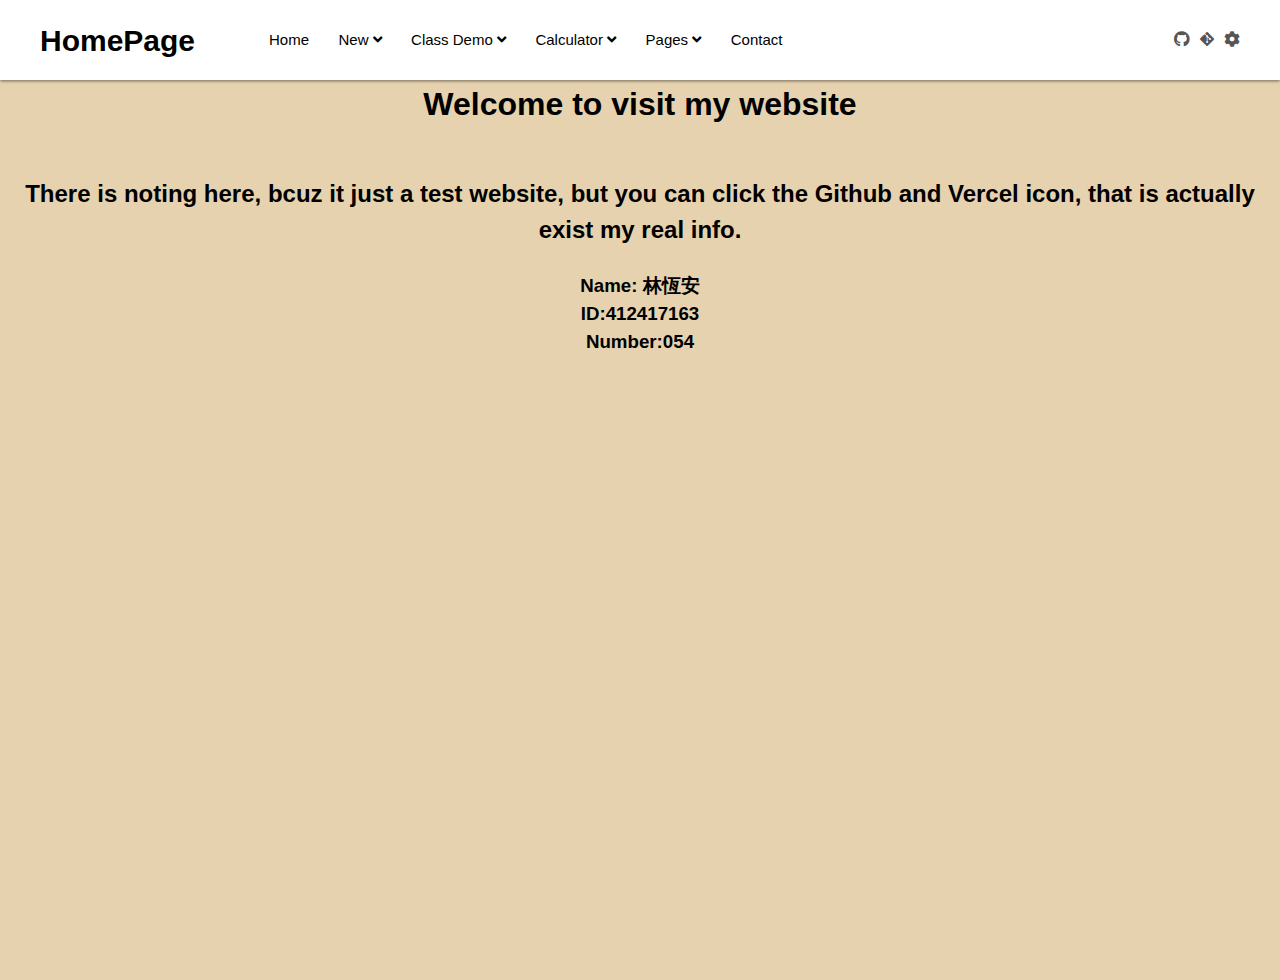
<file: index.html>
<!DOCTYPE html>
<html>
  <head>
    <title>Website</title>
    <meta name="viewport" content="width=device-width, initial-scale=1" />
    <link rel="stylesheet" type="text/css" href="./css/font-awesome.css" />
    <link rel="stylesheet" type="text/css" href="./css/style_index.css" />
  </head>
  <body>
    <!-- header start -->
    <header class="header">
      <div class="container">
        <div class="row v-center">
          <div class="header-item item-left">
            <div class="logo">
              <a href="index.html">HomePage</a>
            </div>
          </div>
          <!-- menu start here -->
          <div class="header-item item-center">
            <div class="menu-overlay"></div>
            <nav class="menu">
              <div class="mobile-menu-head">
                <div class="go-back"><i class="fa fa-angle-left"></i></div>
                <div class="current-menu-title"></div>
                <div class="mobile-menu-close">&times;</div>
              </div>
              <ul class="menu-main">
                <li>
                  <a href="index.html">Home</a>
                </li>
                <li class="menu-item-has-children">
                  <a href="#">New <i class="fa fa-angle-down"></i></a>
                  <div class="sub-menu mega-menu mega-menu-column-4">
                    <div class="list-item text-center">
                      <a href="#">
                        <img src="./img/p1.jpg" alt="new Product" />
                        <h4 class="title">Product 1</h4>
                      </a>
                    </div>
                    <div class="list-item text-center">
                      <a href="#">
                        <img src="./img/p2.jpg" alt="new Product" />
                        <h4 class="title">Product 2</h4>
                      </a>
                    </div>
                    <div class="list-item text-center">
                      <a href="#">
                        <img src="./img/p3.jpg" alt="new Product" />
                        <h4 class="title">Product 3</h4>
                      </a>
                    </div>
                    <div class="list-item text-center">
                      <a href="#">
                        <img src="./img/p4.jpg" alt="new Product" />
                        <h4 class="title">Product 4</h4>
                      </a>
                    </div>
                  </div>
                </li>
                <li class="menu-item-has-children">
                  <a href="#">Class Demo <i class="fa fa-angle-down"></i></a>
                  <div class="sub-menu mega-menu mega-menu-column-4">
                    <div class="list-item">
                      <h4 class="title">Demo 1</h4>
                      <!-- <ul>
                        <li>
                          <a href="#" onclick="showClassDemo('w1')"
                            >Calculator</a
                          >
                          <a href="#" onclick="showClassDemo('w1-md')">
                            (w1-md)
                          </a>
                        </li>
                        <li>
                          <a href="#" onclick="showClassDemo('w2')"
                            >TicTacToe</a
                          >
                          <a href="#" onclick="showClassDemo('w2-md')">
                            (w2-md)
                          </a>
                        </li>
                        <li>
                          <a href="#" onclick="showClassDemo('w3')">Review </a>
                          <a href="#" onclick="showClassDemo('w3-md')">
                            (w3-md)</a
                          >
                        </li>
                        <li>
                          <a href="#" onclick="showClassDemo('w4')">Menu-1 </a>
                          <a href="#" onclick="showClassDemo('w4-md')"
                            >(w4-md)</a
                          >
                        </li>
                        <li>
                          <a href="#" onclick="showClassDemo('w5-menu')"
                            >Menu-2
                          </a>
                          <a href="#" onclick="showClassDemo('w5-md')"
                            >(w5-md)</a
                          >
                        </li>
                        <li>
                          <a href="#" onclick="showClassDemo('w5-modal')"
                            >Modal
                          </a>
                          <a href="#" onclick="showClassDemo('w5-md')"
                            >(w5-md)</a
                          >
                        </li>
                        <li>
                          <a href="#" onclick="showClassDemo('w6-p3')"
                            >Temp. Convert
                          </a>
                          <a href="#" onclick="showClassDemo('w6-md')"
                            >(w6-md)</a
                          >
                        </li>
                      </ul> -->
                    </div>
                    <div class="list-item">
                      <h4 class="title">Demo 2</h4>
                      <!-- <ul>
                        <li>
                          <a href="#" onclick="showClassDemo('w9-p1')"
                            >P1 - BMI (console)
                          </a>
                          <a href="#" onclick="showClassDemo('w9-md')"
                            >(w9-md)</a
                          >
                        </li>
                        <li>
                          <a href="#" onclick="showClassDemo('w9-p2')"
                            >P2 - Counter</a
                          >
                          <a href="#" onclick="showClassDemo('w9-md')"
                            >(w9-md)</a
                          >
                        </li>
                        <li>
                          <a href="#" onclick="showClassDemo('w9-p3')"
                            >P3 - Tours</a
                          >
                          <a href="#" onclick="showClassDemo('w9-md')"
                            >(w9-md)</a
                          >
                        </li>
                      </ul> -->
                      <!-- <h4 class="title">Demo 3</h4> -->
                      <!-- <ul>
                        <li><a href="#">P1</a></li>
                        <li><a href="#">P2</a></li>
                        <li><a href="#">P3</a></li>
                        <li><a href="#">P4</a></li>
                      </ul> -->
                    </div>
                    <div class="list-item">
                      <h4 class="title">Demo 3</h4>
                      <!-- <ul>
                        <li><a href="#">(w11)</a></li>
                        <li><a href="#">(w12)</a></li>
                        <li><a href="#">(w13)</a></li>
                        <li><a href="#">(w14)</a></li>
                        <li><a href="#">(w15)</a></li>
                        <li><a href="#">(w16)</a></li>
                        <li><a href="#">(w17)</a></li>
                      </ul> -->
                    </div>
                    <div class="list-item">
                      <h4 class="title">Demo 4</h4>
                      <!-- <ul>
                        <li><a href="#">(w11)</a></li>
                        <li><a href="#">(w12)</a></li>
                        <li><a href="#">(w13)</a></li>
                        <li><a href="#">(w14)</a></li>
                        <li><a href="#">(w15)</a></li>
                        <li><a href="#">(w16)</a></li>
                        <li><a href="#">(w17)</a></li>
                      </ul> -->
                    </div>
                    <div class="list-item">
                      <!-- <img src="img/shop1.jpg" alt="shop" /> -->
                      <img src="./img/tku.jfif" alt="" />
                    </div>
                  </div>
                </li>
                <li class="menu-item-has-children">
                  <a href="#">Calculator <i class="fas fa-angle-down"></i></a>
                  <div class="sub-menu single-column-menu">
                    <ul>
                      <!-- <li><a href="#" onclick="showClassDemo('mid-p1')">mid-p1</a></li> -->
                      <li><a href="#" onclick="showClassDemo('mid-p2')">BMI Calculator</a></li>
                      <!-- <li><a href="#" onclick="showClassDemo('mid-p3')">mid-p3</a></li> -->
                      <!-- <li><a href="#"></a></li> -->
                    </ul>
                  </div>
                </li>
                <li class="menu-item-has-children">
                  <a href="#">Pages <i class="fas fa-angle-down"></i></a>
                  <div class="sub-menu single-column-menu">
                    <ul>
                      <li><a href="#">Login</a></li>
                      <li><a href="#">Register</a></li>
                      <li><a href="#">Faq</a></li>
                      <li><a href="#">404 Page</a></li>
                    </ul>
                  </div>
                </li>
                <li>
                  <a href="contact.html">Contact</a>
                </li>
              </ul>
            </nav>
          </div>
          <!-- menu end here -->
          <div class="header-item item-right">
            <a
              href="https://github.com/anan826"
              target="_blank"
              ><i class="fab fa-github"></i
            ></a>
            <a
              href="https://vercel.com/dashboard"
              target="_blank"
              ><i class="fab fa-git-alt"></i
            ></a>
            <a href="#"><i class="fas fa-cog"></i></a>
            <!-- mobile menu trigger -->
            <div class="mobile-menu-trigger">
              <span></span>
            </div>
          </div>
        </div>
      </div>
    </header>
    <!-- header end -->

    <!-- banner start -->
    <section class="banner-section">
        <h1>Welcome to visit my website</h1>
        <br>
        <br>
        <h2>There is noting here, bcuz it just a test website, but you can click the Github and Vercel icon, that is actually exist my real info.</h2>
        <br>
        <h3>Name: 林恆安 </h3>
        <h3>ID:412417163</h3>
        <h3>Number:054</h3>
    </section>
    <!-- banner end -->

    <script src="js/script_58.js"></script>
    <script src="./js/classdemo_58.js"></script>
  </body>
</html>
</file>
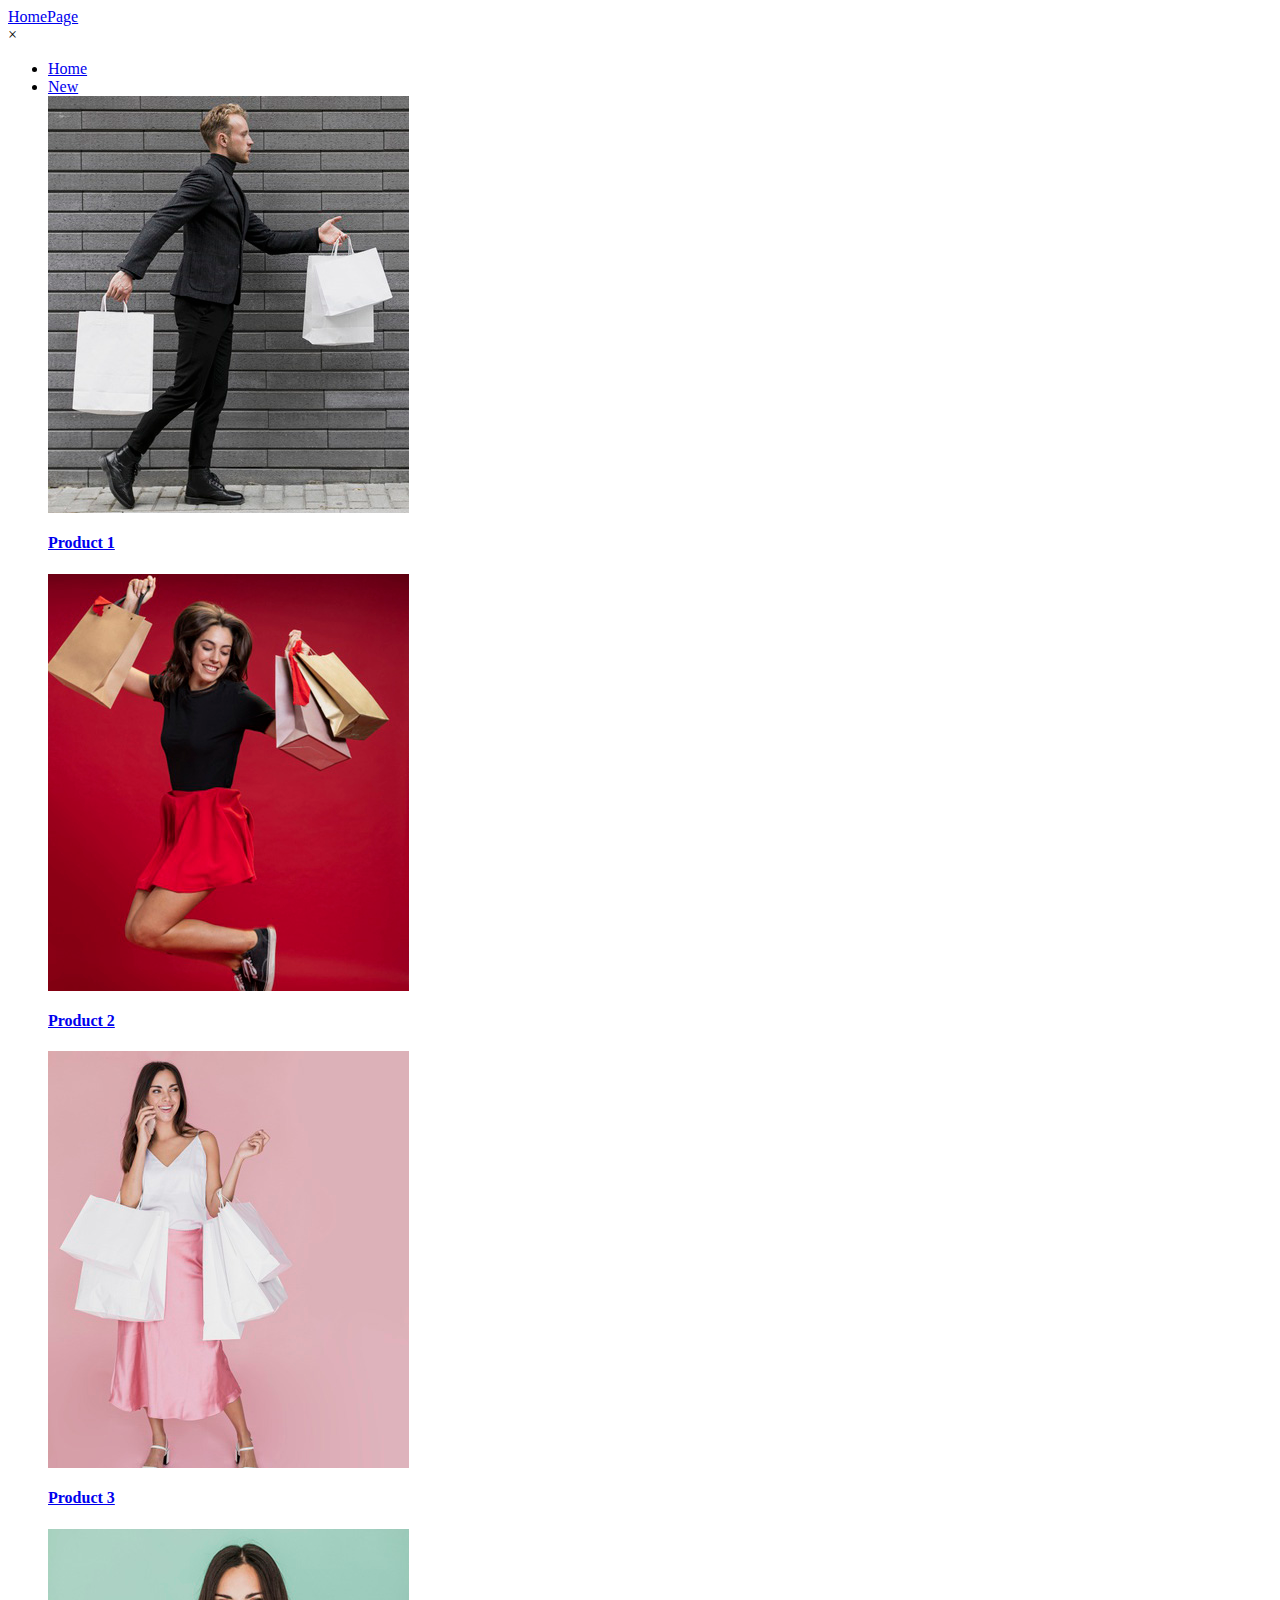
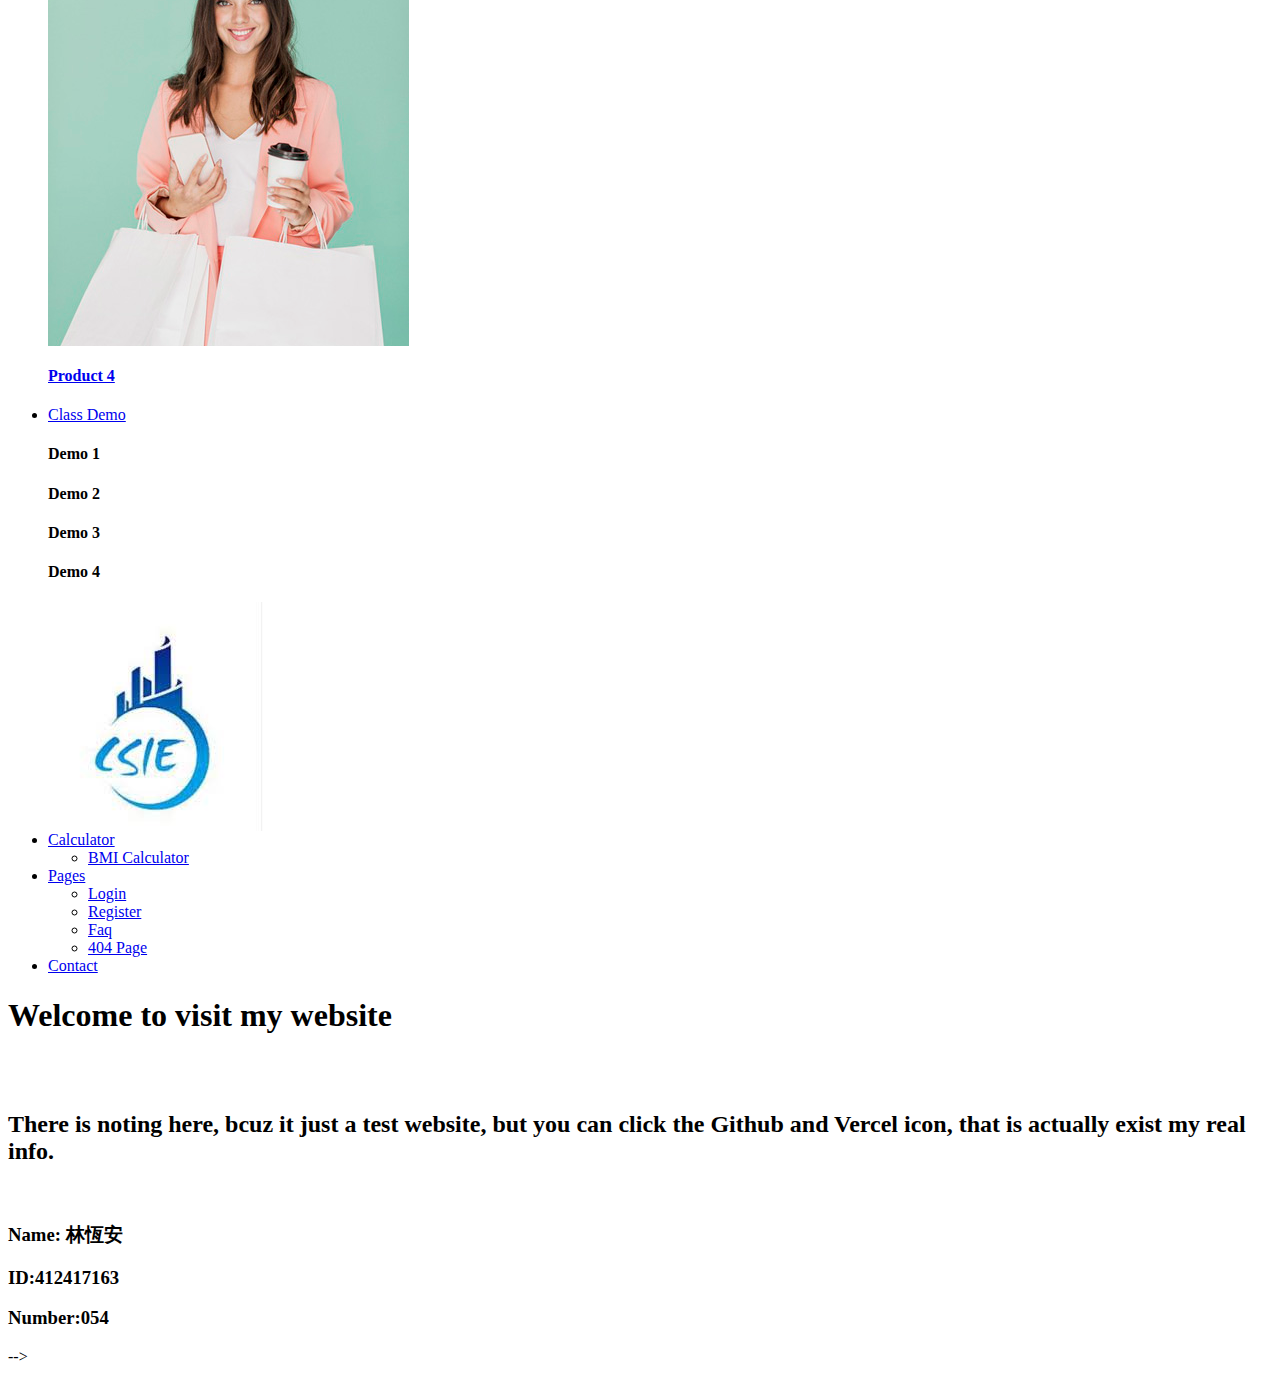
<file: index_bak.html>
<!-- <!DOCTYPE html>
<html>
  <head>
    <title>Website</title>
    <meta name="viewport" content="width=device-width, initial-scale=1" />
    <link rel="stylesheet" type="text/css" href="./css/font-awesome.css" />
    <link rel="stylesheet" type="text/css" href="./css/style_index.css" />
  </head>
  <body>
    <!-- header start -->
    <header class="header">
      <div class="container">
        <div class="row v-center">
          <div class="header-item item-left">
            <div class="logo">
              <a href="index.html">HomePage</a>
            </div>
          </div>
          <!-- menu start here -->
          <div class="header-item item-center">
            <div class="menu-overlay"></div>
            <nav class="menu">
              <div class="mobile-menu-head">
                <div class="go-back"><i class="fa fa-angle-left"></i></div>
                <div class="current-menu-title"></div>
                <div class="mobile-menu-close">&times;</div>
              </div>
              <ul class="menu-main">
                <li>
                  <a href="index.html">Home</a>
                </li>
                <li class="menu-item-has-children">
                  <a href="#">New <i class="fa fa-angle-down"></i></a>
                  <div class="sub-menu mega-menu mega-menu-column-4">
                    <div class="list-item text-center">
                      <a href="#">
                        <img src="./img/p1.jpg" alt="new Product" />
                        <h4 class="title">Product 1</h4>
                      </a>
                    </div>
                    <div class="list-item text-center">
                      <a href="#">
                        <img src="./img/p2.jpg" alt="new Product" />
                        <h4 class="title">Product 2</h4>
                      </a>
                    </div>
                    <div class="list-item text-center">
                      <a href="#">
                        <img src="./img/p3.jpg" alt="new Product" />
                        <h4 class="title">Product 3</h4>
                      </a>
                    </div>
                    <div class="list-item text-center">
                      <a href="#">
                        <img src="./img/p4.jpg" alt="new Product" />
                        <h4 class="title">Product 4</h4>
                      </a>
                    </div>
                  </div>
                </li>
                <li class="menu-item-has-children">
                  <a href="#">Class Demo <i class="fa fa-angle-down"></i></a>
                  <div class="sub-menu mega-menu mega-menu-column-4">
                    <div class="list-item">
                      <h4 class="title">Demo 1</h4>
                      <!-- <ul>
                        <li>
                          <a href="#" onclick="showClassDemo('w1')"
                            >Calculator</a
                          >
                          <a href="#" onclick="showClassDemo('w1-md')">
                            (w1-md)
                          </a>
                        </li>
                        <li>
                          <a href="#" onclick="showClassDemo('w2')"
                            >TicTacToe</a
                          >
                          <a href="#" onclick="showClassDemo('w2-md')">
                            (w2-md)
                          </a>
                        </li>
                        <li>
                          <a href="#" onclick="showClassDemo('w3')">Review </a>
                          <a href="#" onclick="showClassDemo('w3-md')">
                            (w3-md)</a
                          >
                        </li>
                        <li>
                          <a href="#" onclick="showClassDemo('w4')">Menu-1 </a>
                          <a href="#" onclick="showClassDemo('w4-md')"
                            >(w4-md)</a
                          >
                        </li>
                        <li>
                          <a href="#" onclick="showClassDemo('w5-menu')"
                            >Menu-2
                          </a>
                          <a href="#" onclick="showClassDemo('w5-md')"
                            >(w5-md)</a
                          >
                        </li>
                        <li>
                          <a href="#" onclick="showClassDemo('w5-modal')"
                            >Modal
                          </a>
                          <a href="#" onclick="showClassDemo('w5-md')"
                            >(w5-md)</a
                          >
                        </li>
                        <li>
                          <a href="#" onclick="showClassDemo('w6-p3')"
                            >Temp. Convert
                          </a>
                          <a href="#" onclick="showClassDemo('w6-md')"
                            >(w6-md)</a
                          >
                        </li>
                      </ul> -->
                    </div>
                    <div class="list-item">
                      <h4 class="title">Demo 2</h4>
                      <!-- <ul>
                        <li>
                          <a href="#" onclick="showClassDemo('w9-p1')"
                            >P1 - BMI (console)
                          </a>
                          <a href="#" onclick="showClassDemo('w9-md')"
                            >(w9-md)</a
                          >
                        </li>
                        <li>
                          <a href="#" onclick="showClassDemo('w9-p2')"
                            >P2 - Counter</a
                          >
                          <a href="#" onclick="showClassDemo('w9-md')"
                            >(w9-md)</a
                          >
                        </li>
                        <li>
                          <a href="#" onclick="showClassDemo('w9-p3')"
                            >P3 - Tours</a
                          >
                          <a href="#" onclick="showClassDemo('w9-md')"
                            >(w9-md)</a
                          >
                        </li>
                      </ul> -->
                      <!-- <h4 class="title">Demo 3</h4> -->
                      <!-- <ul>
                        <li><a href="#">P1</a></li>
                        <li><a href="#">P2</a></li>
                        <li><a href="#">P3</a></li>
                        <li><a href="#">P4</a></li>
                      </ul> -->
                    </div>
                    <div class="list-item">
                      <h4 class="title">Demo 3</h4>
                      <!-- <ul>
                        <li><a href="#">(w11)</a></li>
                        <li><a href="#">(w12)</a></li>
                        <li><a href="#">(w13)</a></li>
                        <li><a href="#">(w14)</a></li>
                        <li><a href="#">(w15)</a></li>
                        <li><a href="#">(w16)</a></li>
                        <li><a href="#">(w17)</a></li>
                      </ul> -->
                    </div>
                    <div class="list-item">
                      <h4 class="title">Demo 4</h4>
                      <!-- <ul>
                        <li><a href="#">(w11)</a></li>
                        <li><a href="#">(w12)</a></li>
                        <li><a href="#">(w13)</a></li>
                        <li><a href="#">(w14)</a></li>
                        <li><a href="#">(w15)</a></li>
                        <li><a href="#">(w16)</a></li>
                        <li><a href="#">(w17)</a></li>
                      </ul> -->
                    </div>
                    <div class="list-item">
                      <!-- <img src="img/shop1.jpg" alt="shop" /> -->
                      <img src="./img/tku.jfif" alt="" />
                    </div>
                  </div>
                </li>
                <li class="menu-item-has-children">
                  <a href="#">Calculator <i class="fas fa-angle-down"></i></a>
                  <div class="sub-menu single-column-menu">
                    <ul>
                      <!-- <li><a href="#" onclick="showClassDemo('mid-p1')">mid-p1</a></li> -->
                      <li><a href="#" onclick="showClassDemo('mid-p2')">BMI Calculator</a></li>
                      <!-- <li><a href="#" onclick="showClassDemo('mid-p3')">mid-p3</a></li> -->
                      <!-- <li><a href="#"></a></li> -->
                    </ul>
                  </div>
                </li>
                <li class="menu-item-has-children">
                  <a href="#">Pages <i class="fas fa-angle-down"></i></a>
                  <div class="sub-menu single-column-menu">
                    <ul>
                      <li><a href="#">Login</a></li>
                      <li><a href="#">Register</a></li>
                      <li><a href="#">Faq</a></li>
                      <li><a href="#">404 Page</a></li>
                    </ul>
                  </div>
                </li>
                <li>
                  <a href="contact.html">Contact</a>
                </li>
              </ul>
            </nav>
          </div>
          <!-- menu end here -->
          <div class="header-item item-right">
            <a
              href="https://github.com/anan826"
              target="_blank"
              ><i class="fab fa-github"></i
            ></a>
            <a
              href="https://vercel.com/dashboard"
              target="_blank"
              ><i class="fab fa-git-alt"></i
            ></a>
            <a href="#"><i class="fas fa-cog"></i></a>
            <!-- mobile menu trigger -->
            <div class="mobile-menu-trigger">
              <span></span>
            </div>
          </div>
        </div>
      </div>
    </header>
    <!-- header end -->

    <!-- banner start -->
    <section class="banner-section">
        <h1>Welcome to visit my website</h1>
        <br>
        <br>
        <h2>There is noting here, bcuz it just a test website, but you can click the Github and Vercel icon, that is actually exist my real info.</h2>
        <br>
        <h3>Name: 林恆安 </h3>
        <h3>ID:412417163</h3>
        <h3>Number:054</h3>
    </section>
    <!-- banner end -->

    <script src="js/script_58.js"></script>
    <script src="./js/classdemo_58.js"></script>
  </body>
</html> -->
</file>
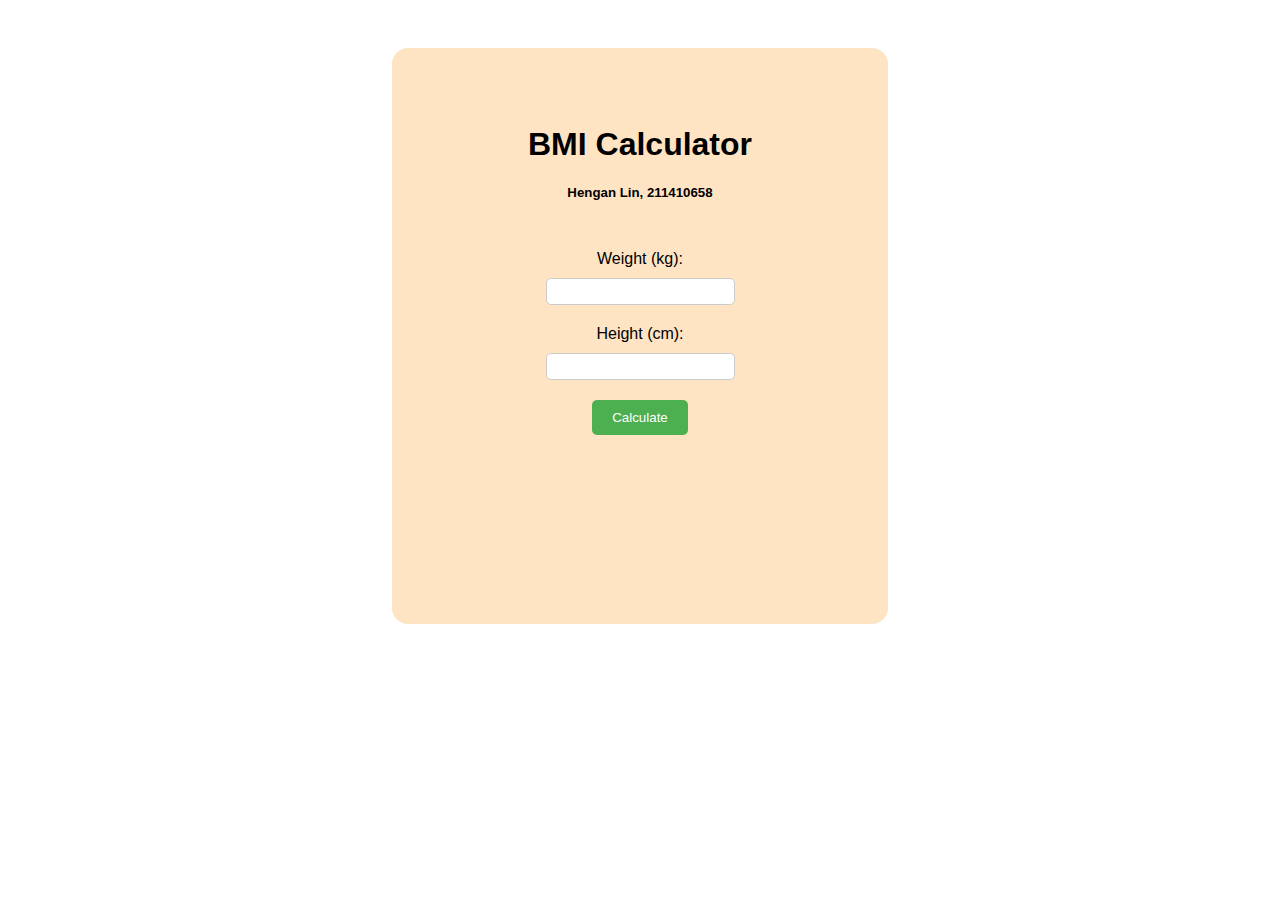
<file: p2_58/p2_58.html>
<!DOCTYPE html>
<html lang="en">
  <head>
    <meta charset="UTF-8" />
    <meta http-equiv="X-UA-Compatible" content="IE=edge" />
    <meta name="viewport" content="width=device-width, initial-scale=1.0" />
    <link rel="stylesheet" href="p2_58.css" />
    <title>BMI Calc</title>
    <style>
      .md-container {
          width: 85%;
          height: 100%;
          margin: 3rem auto;
      }
  </style>
  </head>
  <body>
    <div class="bmi-container">
      <h1>BMI Calculator</h1>
      <h5>Hengan Lin, 211410658</h5>
      <form>
        <label for="weight">Weight (kg):</label>
        <input type="number" id="weight" name="weight" required />

        <label for="weight">Height (cm):</label>
        <input type="number" id="height" name="height" required />

        <button type="button" id="calculate">Calculate</button>
      </form>
      <div id="result"></div>
      <div id="suggest"></div>
    </div>
    <script src="p2_58.js"></script>
  </body>
</html>
</file>
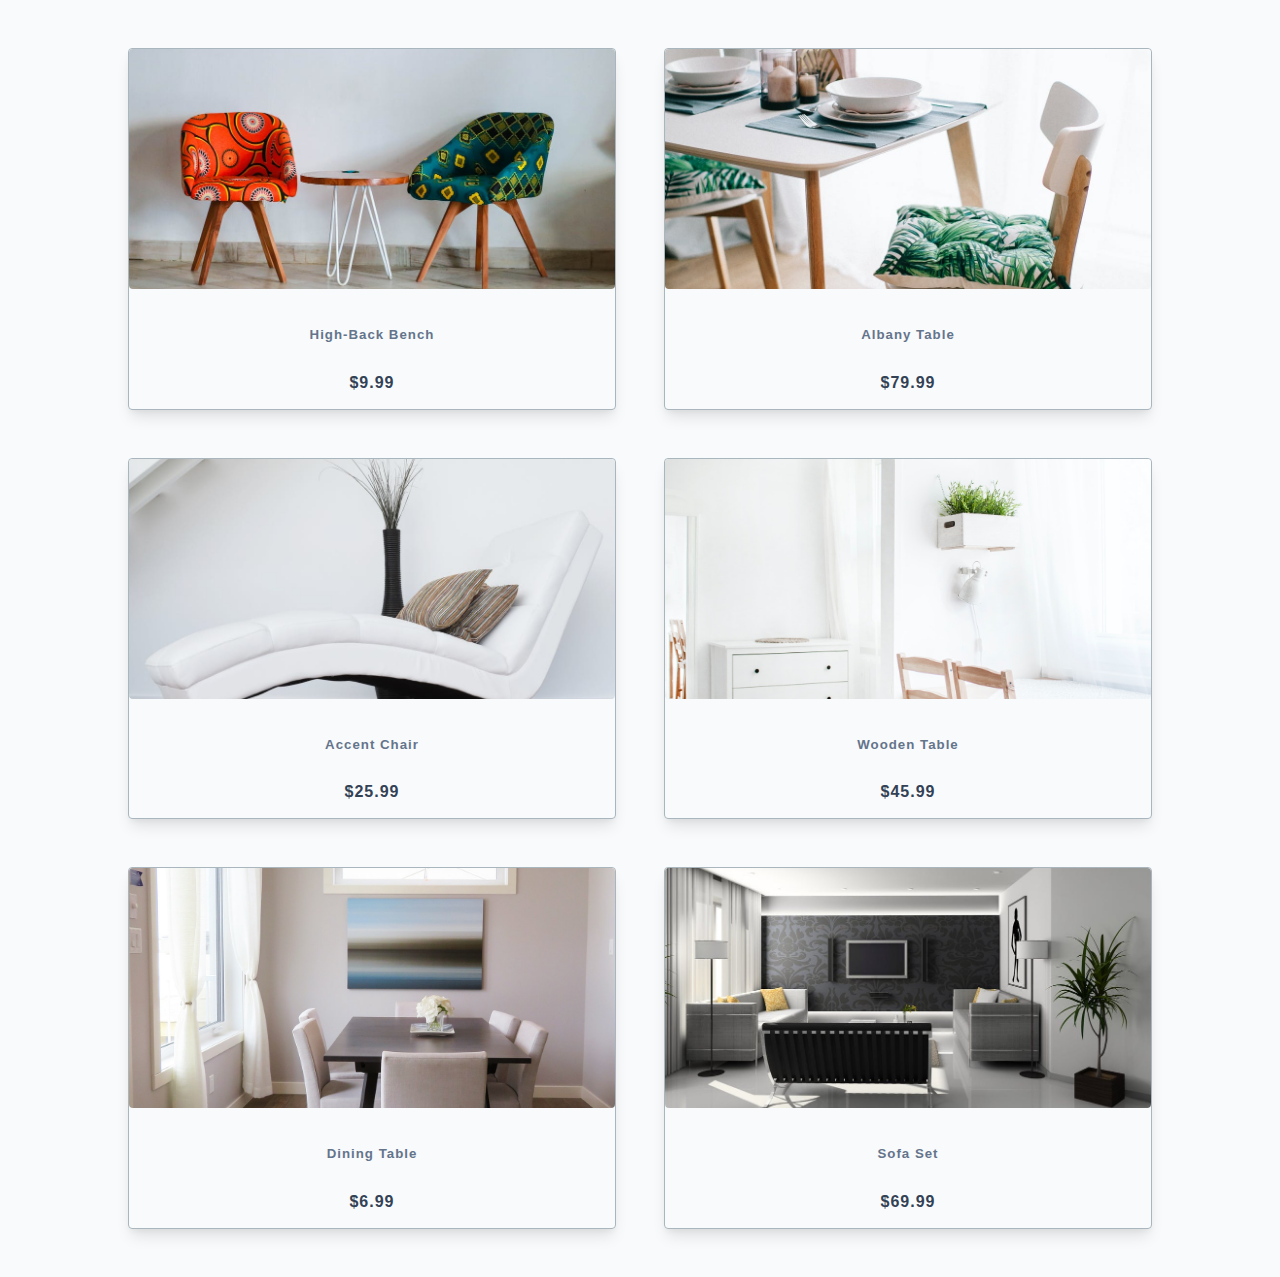
<file: p3_58/p3_58.html>
<!DOCTYPE html>
<html lang="en">
  <head>
    <meta charset="UTF-8" />
    <meta http-equiv="X-UA-Compatible" content="IE=edge" />
    <meta name="viewport" content="width=device-width, initial-scale=1.0" />
    <title>P3_58</title>
    <link rel="stylesheet" href="./css/p3_58.css" />
  </head>
  <body>
    <div class="products-container">

    </div>
    <script type="module" src="./js/p3_58.js"></script>
  </body>
</html>
</file>
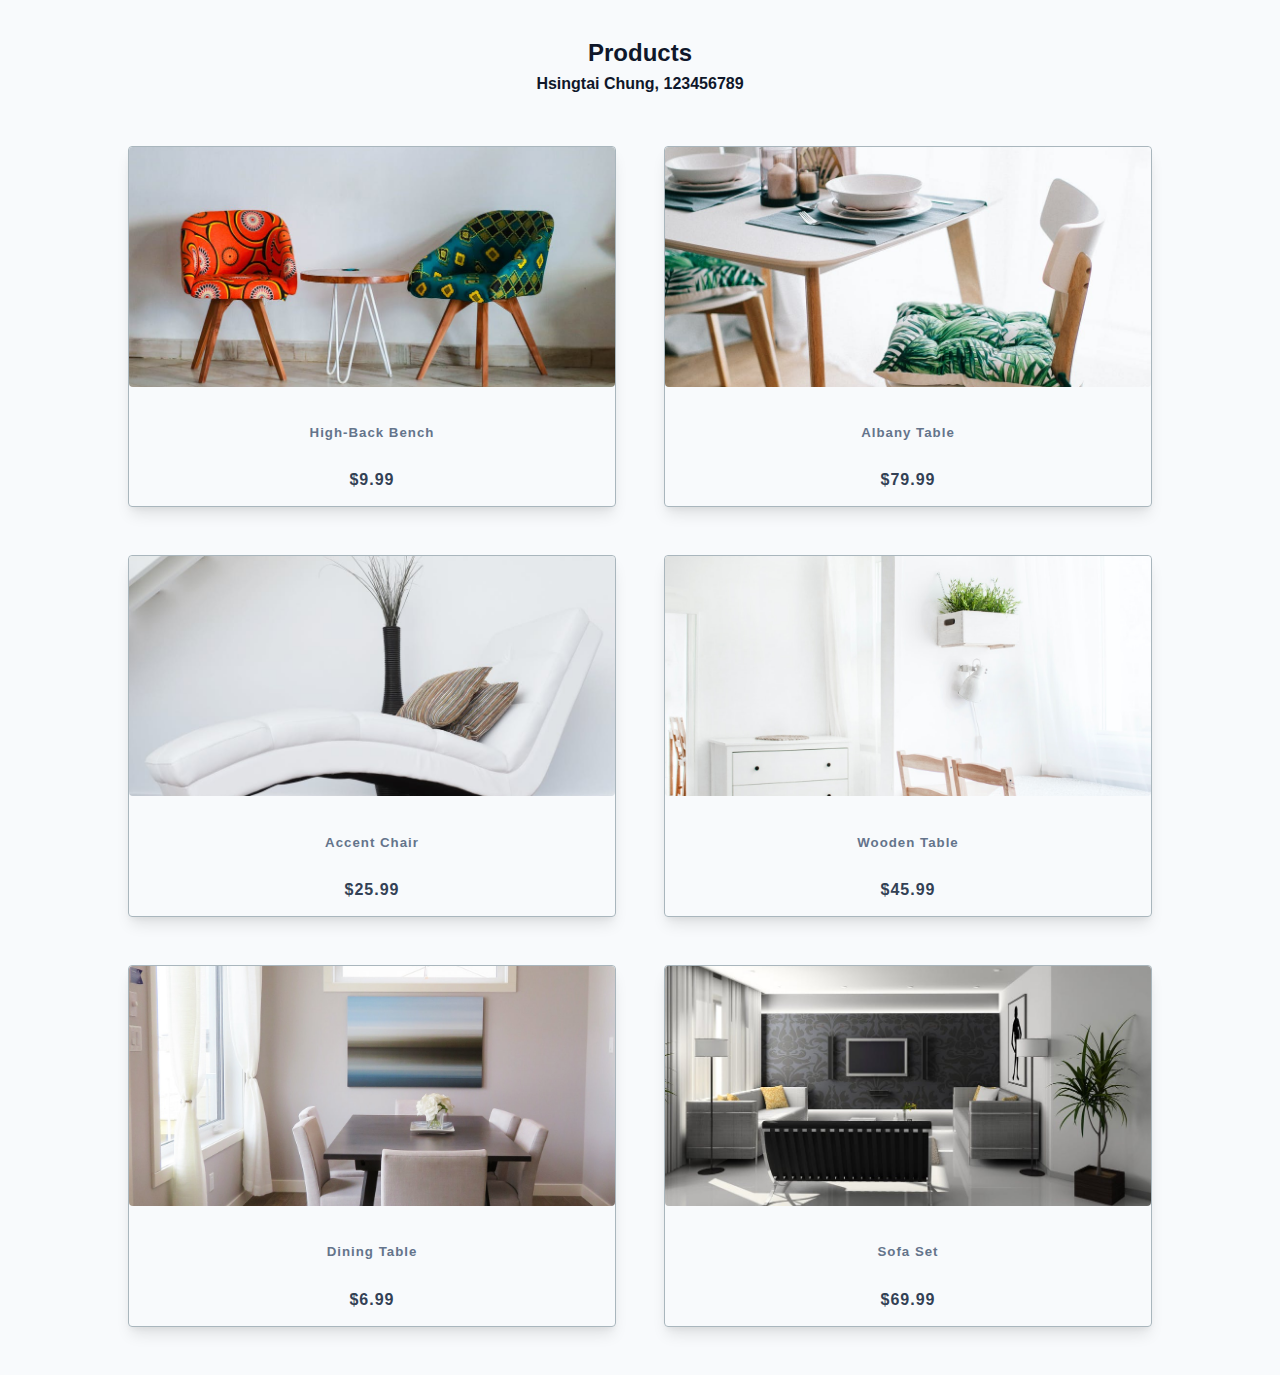
<file: p3_58/p3_theme.html>
<!DOCTYPE html>
<html lang="en">
  <head>
    <meta charset="UTF-8" />
    <meta http-equiv="X-UA-Compatible" content="IE=edge" />
    <meta name="viewport" content="width=device-width, initial-scale=1.0" />
    <title>P3</title>
    <link rel="stylesheet" href="./css/p3_58.css" />
  </head>
  <body>
    <div style="text-align: center; margin-top: 2rem">
      <h2>Products</h2>
      <h4 style="margin-top: -1.5rem">Hsingtai Chung, 123456789</h4>
    </div>
    <div class="products-container">
      <div class="single-product">
        <img
          src="./images/product-1.jpg"
          class="single-product-img img"
          alt="high-back bench"
        />
        <footer>
          <h5 class="name">high-back bench</h5>
          <span class="price">$9.99</span>
        </footer>
      </div>
      <div class="single-product">
        <img
          src="./images/product-2.jpg"
          class="single-product-img img"
          alt="albany table"
        />
        <footer>
          <h5 class="name">albany table</h5>
          <span class="price">$79.99</span>
        </footer>
      </div>
      <div class="single-product">
        <img
          src="./images/product-3.jpg"
          class="single-product-img img"
          alt="accent chair"
        />
        <footer>
          <h5 class="name">accent chair</h5>
          <span class="price">$25.99</span>
        </footer>
      </div>
      <div class="single-product">
        <img
          src="./images/product-4.jpg"
          class="single-product-img img"
          alt="wooden table"
        />
        <footer>
          <h5 class="name">wooden table</h5>
          <span class="price">$45.99</span>
        </footer>
      </div>
      <div class="single-product">
        <img
          src="./images/product-5.jpg"
          class="single-product-img img"
          alt="dining table"
        />
        <footer>
          <h5 class="name">dining table</h5>
          <span class="price">$6.99</span>
        </footer>
      </div>
      <div class="single-product">
        <img
          src="./images/product-6.jpg"
          class="single-product-img img"
          alt="sofa set"
        />
        <footer>
          <h5 class="name">sofa set</h5>
          <span class="price">$69.99</span>
        </footer>
      </div>
    </div>
  </body>
</html>
</file>
<file: css/style_index.css>
/* @import url('https://fonts.googleapis.com/css2?family=Poppins:wght@400;500;600;700&display=swap'); */

body{
	line-height: 1.5;
	font-family: sans-serif;
	font-weight: 400;
	overflow-x: hidden;
}

*{
	margin:0;
	box-sizing: border-box;
}
:before,:after{
	box-sizing: border-box;
}
.container{
	max-width: 1200px;
	margin:auto;
}
.row{
	display: flex;
	flex-wrap: wrap;
}
.v-center{
	align-items: center;
}
ul{
	list-style: none;
	margin:0;
	padding:0;
}
a{
	text-decoration: none;
}
/* header */
.header{
	box-shadow: 0 1px 3px rgba(0, 0, 0, 0.5);
	display: block;
	width: 100%;
	position: relative;
	z-index: 99;
	padding:15px;
}
.header .item-left{
	flex:0 0 17%;
}
.header .logo a{
	font-size: 30px;
	color:#000000;
	font-weight: 700;
	text-decoration: none;
}
.header .item-center{
	flex:0 0 66%;
}
.header .item-right{
	flex:0 0 17%;
	display: flex;
	justify-content: flex-end;
}
.header .item-right a{ 
     text-decoration: none;
     font-size: 16px;
     color:#555555;
     display: inline-block;
     margin-left: 10px;
     transition: color 0.3s ease;
}
.header .menu > ul > li{
	display: inline-block;
	line-height: 50px;
	margin-left: 25px;
}
.header .menu > ul > li > a{
	font-size: 15px;
	font-weight: 500;
	color:#000000;
	position: relative;
	text-transform: capitalize;
	transition: color 0.3s ease;
}
.header .menu > ul > li .sub-menu{
	position: absolute;
	z-index: 500;
	background-color:#ffffff;
	box-shadow: -2px 2px 70px -25px rgba(0,0,0,0.3); 
	padding: 20px 30px;
	transition: all 0.5s ease;
	margin-top:25px;
	opacity:0;
	visibility: hidden;
}
@media(min-width: 992px){
.header .menu > ul > li.menu-item-has-children:hover .sub-menu{
	margin-top: 0;
	visibility: visible;
	opacity: 1;
}
}
.header .menu > ul > li .sub-menu > ul > li{
	line-height: 1;
}
.header .menu > ul > li .sub-menu > ul > li > a{
	display: inline-block;
	padding: 10px 0;
	font-size: 15px;
	color: #555555;
	transition: color 0.3s ease;
	text-decoration: none;
	text-transform: capitalize;
}
.header .menu > ul > li .single-column-menu{
	min-width: 280px;
	max-width: 350px;
}
.header .menu > ul > li .sub-menu.mega-menu > .list-item > ul > li{
   line-height: 1;
   display: block; 
}
.header .menu > ul > li .sub-menu.mega-menu > .list-item > ul > li > a {
	padding:10px 0;
	display: inline-block;
	font-size: 15px;
	color:#555555;
	transition: color 0.3s ease;
}
.header .menu > ul > li .sub-menu.mega-menu{ 
    left: 50%;
    transform: translateX(-50%);	
}

.header .menu > ul > li .sub-menu.mega-menu-column-4{
  max-width: 1100px;
  width: 100%; 	
  display: flex;
  flex-wrap: wrap;
  padding:20px 15px;
}
.header .menu > ul > li .sub-menu.mega-menu-column-4 > .list-item{
  flex:0 0 25%;
  padding:0 15px;
}
.header .menu > ul > li .sub-menu.mega-menu-column-4 > .list-item .title{
	font-size: 16px;
	color:#ea4636;
	font-weight: 500;
	line-height: 1;
	padding:10px 0;
}
.header .menu > ul > li .sub-menu.mega-menu-column-4 > .list-item.text-center .title{
	text-align: center;
}
.header .menu > ul > li .sub-menu.mega-menu-column-4 > .list-item img{
	max-width: 100%;
	width: 100%;
	vertical-align: middle;
	margin-top: 10px;
}
.header .menu > ul > li .sub-menu.mega-menu > .list-item > ul > li > a:hover,
.header .menu > ul > li .sub-menu > ul > li > a:hover,
.header .item-right a:hover,
.header .menu > ul > li:hover > a{
	color:#ea4636;
}
/* banner section */
.banner-section{
  /* background-image: url('../img/banner.jpg');
  background-size: cover;
  background-position: center; */
  text-align: center;
  align-items: center;
  background: #e6d2ae;
  height: 100vh;
  width: 100%;
  display: block;
}
.mobile-menu-head,
.mobile-menu-trigger{
	display: none;
}

/*responsive*/
@media(max-width: 991px){

	.header .item-center{
		order:3;
		flex:0 0 100%;
	}
	.header .item-left,
	.header .item-right{
		flex:0 0 auto;
	}
	.v-center{
		justify-content: space-between;
	}
	.header .mobile-menu-trigger{
		display: flex;
		height: 30px;
		width: 30px;
		margin-left: 15px;
		cursor: pointer;
		align-items: center;
		justify-content: center;
	}
	.header .mobile-menu-trigger span{
		display: block;
		height: 2px;
		background-color: #333333;
		width: 24px;
		position: relative;
	}
	.header .mobile-menu-trigger span:before,
	.header .mobile-menu-trigger span:after{
		content: '';
		position: absolute;
		left:0;
		width: 100%;
		height: 100%;
		background-color: #333333;
	}
	.header .mobile-menu-trigger span:before{
		top:-6px;
	}
	.header .mobile-menu-trigger span:after{
		top:6px;
	}
	.header .item-right{
		align-items: center;
	}

	.header .menu{
		position: fixed;
		width: 320px;
		background-color:#ffffff;
		left:0;
		top:0;
		height: 100%;
		overflow: hidden;
		transform: translate(-100%);
		transition: all 0.5s ease;
		z-index: 1099;
	}
	.header .menu.active{
	   transform: translate(0%);	
	}
	.header .menu > ul > li{
		line-height: 1;
		margin:0;
		display: block;
	}
	.header .menu > ul > li > a{
		line-height: 50px;
		height: 50px;
		padding:0 50px 0 15px;
		display: block;
		border-bottom: 1px solid rgba(0,0,0,0.1);
	}
	.header .menu > ul > li > a i{
		position: absolute;
		height: 50px;
		width: 50px;
		top:0;
		right: 0;
		text-align: center;
		line-height: 50px;
		transform: rotate(-90deg);
	}
	.header .menu .mobile-menu-head{
		display: flex;
		height: 50px;
		border-bottom: 1px solid rgba(0,0,0,0.1);
		justify-content: space-between;
		align-items: center;
		position: relative;
		z-index: 501;
		position: sticky;
		background-color: #ffffff;
		top:0;
	}
	.header .menu .mobile-menu-head .go-back{
		height: 50px;
		width: 50px;
		border-right: 1px solid rgba(0,0,0,0.1);
		cursor: pointer;
		line-height: 50px;
		text-align: center;
		color:#000000;
		font-size: 16px;
		display: none;
	}
	.header .menu .mobile-menu-head.active .go-back{
		display: block;
	}
	.header .menu .mobile-menu-head .current-menu-title{
		font-size: 15px;
		font-weight: 500;
		color:#000000;
	}
	.header .menu .mobile-menu-head .mobile-menu-close{
	    height: 50px;
		width: 50px;
		border-left: 1px solid rgba(0,0,0,0.1);
		cursor: pointer;
		line-height: 50px;
		text-align: center;
		color:#000000;	
		font-size: 25px;
	}
	.header .menu .menu-main{
		height: 100%;
		overflow-x: hidden;
		overflow-y: auto;
	}
	.header .menu > ul > li .sub-menu.mega-menu,
	.header .menu > ul > li .sub-menu{
		visibility: visible;
		opacity: 1;
		position: absolute;
		box-shadow: none;
		margin:0;
		padding:15px;
		top:0;
		left:0;
		width: 100%;
		height: 100%;
		padding-top: 65px;
		max-width: none;
		min-width: auto;
		display: none;
		transform: translateX(0%);
		overflow-y: auto;
	}
.header .menu > ul > li .sub-menu.active{
	display: block;
}
@keyframes slideLeft{
	0%{
		opacity:0;
		transform: translateX(100%);
	}
	100%{
	    opacity:1;
		transform: translateX(0%);	
	}
}
@keyframes slideRight{
	0%{
		opacity:1;
		transform: translateX(0%);
	}
	100%{
	    opacity:0;
		transform: translateX(100%);	
	}
}
	.header .menu > ul > li .sub-menu.mega-menu-column-4 > .list-item img{
		margin-top:0;
	}
	.header .menu > ul > li .sub-menu.mega-menu-column-4 > .list-item.text-center .title{
		margin-bottom: 20px;
	}
	.header .menu > ul > li .sub-menu.mega-menu-column-4 > .list-item.text-center:last-child .title{
		margin-bottom:0px;
	}
	.header .menu > ul > li .sub-menu.mega-menu-column-4 > .list-item{
		flex: 0 0 100%;
        padding: 0px;
	}
	.header .menu > ul > li .sub-menu > ul > li > a,
	.header .menu > ul > li .sub-menu.mega-menu > .list-item > ul > li > a{
		display: block;
	}
	.header .menu > ul > li .sub-menu.mega-menu > .list-item > ul {
		margin-bottom: 15px;
	}
	.menu-overlay{
		position: fixed;
		background-color: rgba(0,0,0,0.5);
		left:0;
		top:0;
		width: 100%;
		height: 100%;
		z-index: 1098;
		visibility: hidden;
		opacity:0;
		transition: all 0.5s ease;
	}
	.menu-overlay.active{
	  visibility: visible;
	  opacity:1;	
	}
}
</file>
<file: p2_58/p2_58.css>
body {
    font-family: sans-serif;
    margin: 0;
    padding: 0;
  }
  
.bmi-container {
  width: 25rem;
  height: 30rem;
  margin: 3rem auto;
  padding: 3rem;
  background-color: bisque;
  border-radius: 1rem;
}

  h1 {
    text-align: center;
    margin-top: 30px;
  }

  h3, h4, h5 {
    text-align: center;
  }
  
  form {
    display: flex;
    flex-direction: column;
    align-items: center;
    margin-top: 50px;
  }
  
  label {
    margin-bottom: 10px;
  }
  
  input {
    padding: 5px;
    border-radius: 5px;
    border: 1px solid #ccc;
    margin-bottom: 20px;
  }
  
  button {
    background-color: #4CAF50;
    color: white;
    padding: 10px 20px;
    border-radius: 5px;
    border: none;
    cursor: pointer;
  }
  
  button:hover {
    background-color: #3e8e41;
  }
  
  #result {
    text-align: center;
    font-size: 24px;
    margin-top: 50px;
  }

  #suggest {
    text-align: center;
    font-size: 20px;
    margin-top: 30px;
  }
</file>
<file: p3_58/css/p3_58.css>
*,
::after,
::before {
  box-sizing: border-box;
}

html {
  font-size: 100%;
} /*16px*/
:root {
  /* colors */
  --primary-100: #e2e0ff;
  --primary-200: #c1beff;
  --primary-300: #a29dff;
  --primary-400: #837dff;
  --primary-500: #645cff;
  --primary-600: #504acc;
  --primary-700: #3c3799;
  --primary-800: #282566;
  --primary-900: #141233;
  /* grey */
  --grey-50: #f8fafc;
  --grey-100: #f1f5f9;
  --grey-200: #e2e8f0;
  --grey-300: #cbd5e1;
  --grey-400: #94a3b8;
  --grey-500: #64748b;
  --grey-600: #475569;
  --grey-700: #334155;
  --grey-800: #1e293b;
  --grey-900: #0f172a;
  /* rest of the colors */
  --black: #222;
  --white: #fff;
  --red-light: #f8d7da;
  --red-dark: #842029;
  --green-light: #d1e7dd;
  --green-dark: #0f5132;
  /* fonts  */
  --small-text: 0.875rem;
  --extra-small-text: 0.7em;
  /* rest of the vars */
  --backgroundColor: var(--grey-50);
  --textColor: var(--grey-900);
  --borderRadius: 0.25rem;
  --letterSpacing: 1px;
  --transition: 0.3s ease-in-out all;
  --max-width: 1120px;
  --fixed-width: 600px;
  /* box shadow*/
  --shadow-1: 0 1px 3px 0 rgba(0, 0, 0, 0.1), 0 1px 2px 0 rgba(0, 0, 0, 0.06);
  --shadow-2: 0 4px 6px -1px rgba(0, 0, 0, 0.1),
    0 2px 4px -1px rgba(0, 0, 0, 0.06);
  --shadow-3: 0 10px 15px -3px rgba(0, 0, 0, 0.1),
    0 4px 6px -2px rgba(0, 0, 0, 0.05);
  --shadow-4: 0 20px 25px -5px rgba(0, 0, 0, 0.1),
    0 10px 10px -5px rgba(0, 0, 0, 0.04);
}

body {
  background: var(--backgroundColor);
  font-family: -apple-system, BlinkMacSystemFont, "Segoe UI", Roboto, Oxygen, Ubuntu, Cantarell, "Open Sans", "Helvetica Neue", sans-serif;
  font-weight: 400;
  line-height: 1.75;
  color: var(--textColor);
}

/*
===================
Product
===================
*/
.products-container {
  width: 80vw;
  display: grid;
  grid-template-columns: repeat(auto-fit, minmax(20rem, 1fr));
  justify-content: center;
  align-items: center;
  margin: 3rem auto;
  gap: 3rem;
}
.products-container .single-product {
  border: 1px solid #a9b6bd;
  border-radius: var(--borderRadius);
  box-shadow: var(--shadow-3);
}
.products-container .single-product footer {
  padding: 0.75rem 0;
  text-align: center;
}
.products-container .single-product footer .name {
  text-transform: capitalize;
  letter-spacing: var(--letterSpacing);
  color: var(--grey-500);
}
.products-container .single-product footer .price {
  color: var(--grey-700);
  font-weight: 700;
  font-size: 1rem;
  letter-spacing: var(--letterSpacing);
}
.products-container .single-product-img {
  display: block;
  width: 100%;
  height: 15rem;
  object-fit: cover;
  border-radius: var(--borderRadius);
}

/*# sourceMappingURL=p3_xx.css.map */
</file>
